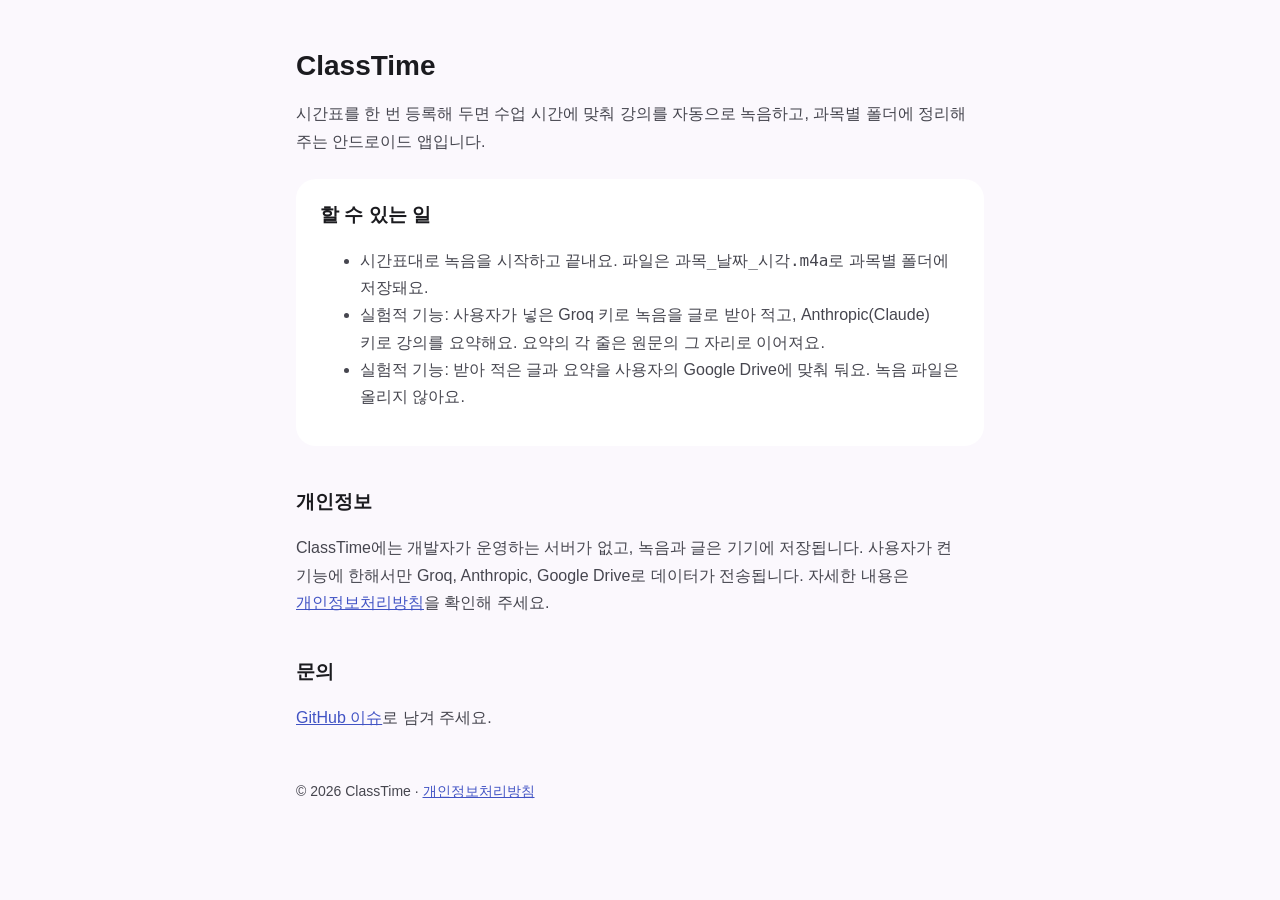
<file: docs/index.html>
<!doctype html>
<html lang="ko">
<head>
<meta charset="utf-8">
<meta name="viewport" content="width=device-width, initial-scale=1">
<title>ClassTime</title>
<meta name="description" content="시간표대로 강의를 자동 녹음하고 과목별로 정리하는 안드로이드 앱">
<link rel="stylesheet" href="style.css">
</head>
<body>
<main>
  <h1>ClassTime</h1>
  <p>시간표를 한 번 등록해 두면 수업 시간에 맞춰 강의를 자동으로 녹음하고, 과목별 폴더에 정리해 주는 안드로이드 앱입니다.</p>

  <div class="card">
    <h2 style="margin-top:0">할 수 있는 일</h2>
    <ul>
      <li>시간표대로 녹음을 시작하고 끝내요. 파일은 <code>과목_날짜_시각.m4a</code>로 과목별 폴더에 저장돼요.</li>
      <li>실험적 기능: 사용자가 넣은 Groq 키로 녹음을 글로 받아 적고, Anthropic(Claude) 키로 강의를 요약해요. 요약의 각 줄은 원문의 그 자리로 이어져요.</li>
      <li>실험적 기능: 받아 적은 글과 요약을 사용자의 Google Drive에 맞춰 둬요. 녹음 파일은 올리지 않아요.</li>
    </ul>
  </div>

  <h2>개인정보</h2>
  <p>ClassTime에는 개발자가 운영하는 서버가 없고, 녹음과 글은 기기에 저장됩니다. 사용자가 켠 기능에 한해서만 Groq, Anthropic, Google Drive로 데이터가 전송됩니다. 자세한 내용은 <a href="privacy.html">개인정보처리방침</a>을 확인해 주세요.</p>

  <h2>문의</h2>
  <p><a href="https://github.com/iruki-dev/ClassTime/issues">GitHub 이슈</a>로 남겨 주세요.</p>

  <footer>© 2026 ClassTime · <a href="privacy.html">개인정보처리방침</a></footer>
</main>
</body>
</html>
</file>
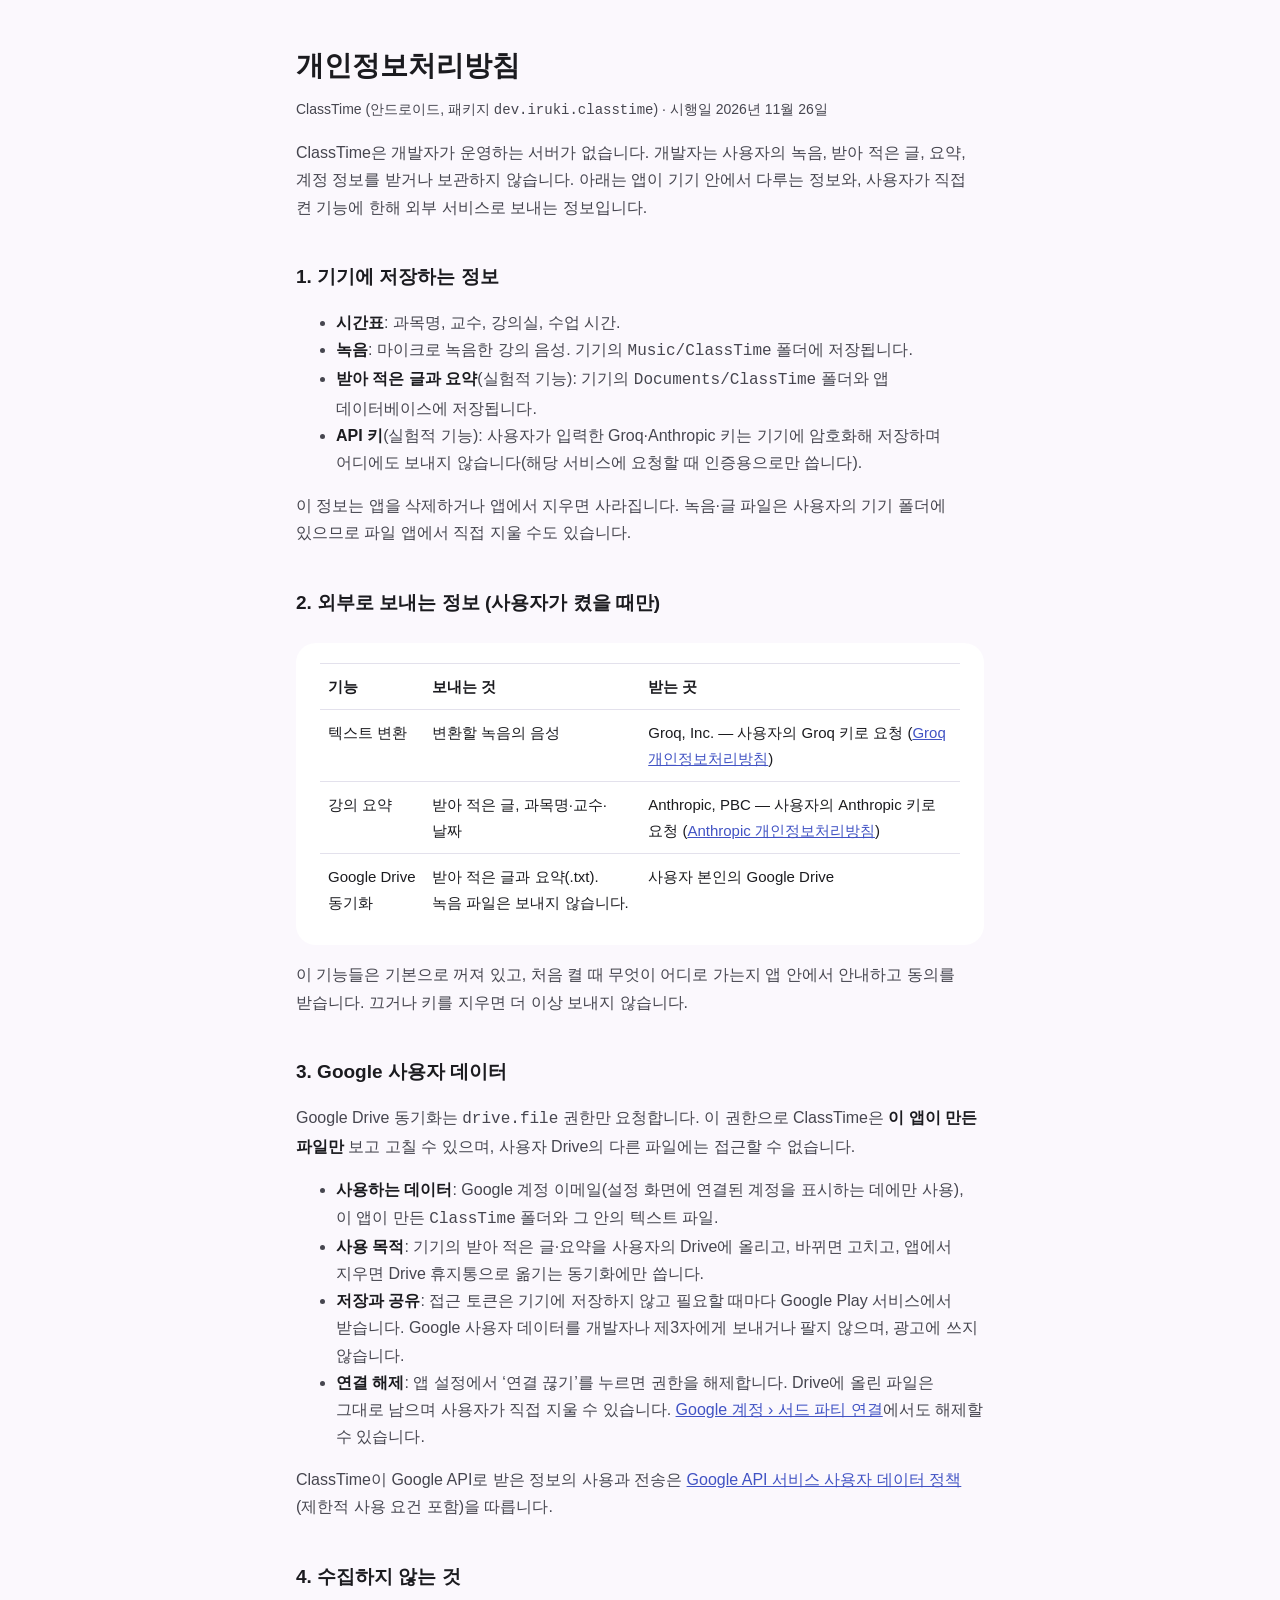
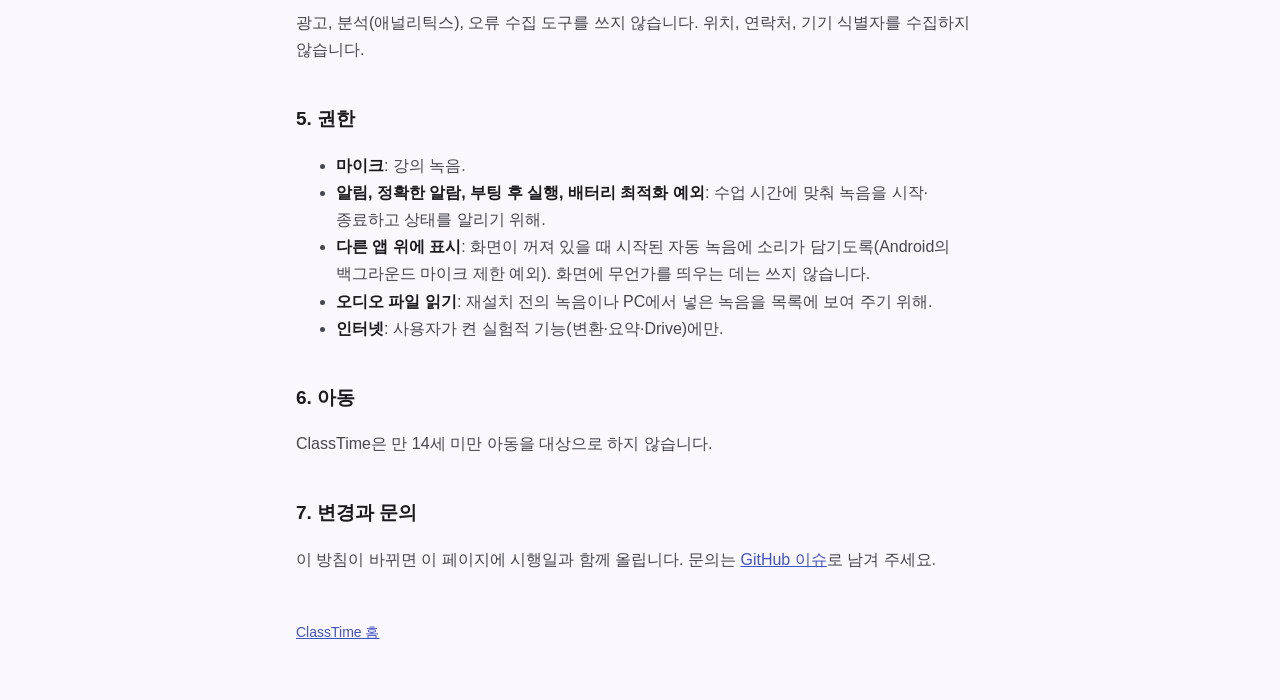
<file: docs/privacy.html>
<!doctype html>
<html lang="ko">
<head>
<meta charset="utf-8">
<meta name="viewport" content="width=device-width, initial-scale=1">
<title>ClassTime 개인정보처리방침</title>
<link rel="stylesheet" href="style.css">
</head>
<body>
<main>
  <h1>개인정보처리방침</h1>
  <p class="meta">ClassTime (안드로이드, 패키지 <code>dev.iruki.classtime</code>) · 시행일 2026년 11월 26일</p>

  <p>ClassTime은 개발자가 운영하는 서버가 없습니다. 개발자는 사용자의 녹음, 받아 적은 글, 요약, 계정 정보를 받거나 보관하지 않습니다. 아래는 앱이 기기 안에서 다루는 정보와, 사용자가 직접 켠 기능에 한해 외부 서비스로 보내는 정보입니다.</p>

  <h2>1. 기기에 저장하는 정보</h2>
  <ul>
    <li><strong>시간표</strong>: 과목명, 교수, 강의실, 수업 시간.</li>
    <li><strong>녹음</strong>: 마이크로 녹음한 강의 음성. 기기의 <code>Music/ClassTime</code> 폴더에 저장됩니다.</li>
    <li><strong>받아 적은 글과 요약</strong>(실험적 기능): 기기의 <code>Documents/ClassTime</code> 폴더와 앱 데이터베이스에 저장됩니다.</li>
    <li><strong>API 키</strong>(실험적 기능): 사용자가 입력한 Groq·Anthropic 키는 기기에 암호화해 저장하며 어디에도 보내지 않습니다(해당 서비스에 요청할 때 인증용으로만 씁니다).</li>
  </ul>
  <p>이 정보는 앱을 삭제하거나 앱에서 지우면 사라집니다. 녹음·글 파일은 사용자의 기기 폴더에 있으므로 파일 앱에서 직접 지울 수도 있습니다.</p>

  <h2>2. 외부로 보내는 정보 (사용자가 켰을 때만)</h2>
  <div class="card">
  <table>
    <tr><th>기능</th><th>보내는 것</th><th>받는 곳</th></tr>
    <tr><td>텍스트 변환</td><td>변환할 녹음의 음성</td><td>Groq, Inc. — 사용자의 Groq 키로 요청 (<a href="https://groq.com/privacy-policy/">Groq 개인정보처리방침</a>)</td></tr>
    <tr><td>강의 요약</td><td>받아 적은 글, 과목명·교수·날짜</td><td>Anthropic, PBC — 사용자의 Anthropic 키로 요청 (<a href="https://www.anthropic.com/legal/privacy">Anthropic 개인정보처리방침</a>)</td></tr>
    <tr><td>Google Drive 동기화</td><td>받아 적은 글과 요약(.txt). 녹음 파일은 보내지 않습니다.</td><td>사용자 본인의 Google Drive</td></tr>
  </table>
  </div>
  <p>이 기능들은 기본으로 꺼져 있고, 처음 켤 때 무엇이 어디로 가는지 앱 안에서 안내하고 동의를 받습니다. 끄거나 키를 지우면 더 이상 보내지 않습니다.</p>

  <h2>3. Google 사용자 데이터</h2>
  <p>Google Drive 동기화는 <code>drive.file</code> 권한만 요청합니다. 이 권한으로 ClassTime은 <strong>이 앱이 만든 파일만</strong> 보고 고칠 수 있으며, 사용자 Drive의 다른 파일에는 접근할 수 없습니다.</p>
  <ul>
    <li><strong>사용하는 데이터</strong>: Google 계정 이메일(설정 화면에 연결된 계정을 표시하는 데에만 사용), 이 앱이 만든 <code>ClassTime</code> 폴더와 그 안의 텍스트 파일.</li>
    <li><strong>사용 목적</strong>: 기기의 받아 적은 글·요약을 사용자의 Drive에 올리고, 바뀌면 고치고, 앱에서 지우면 Drive 휴지통으로 옮기는 동기화에만 씁니다.</li>
    <li><strong>저장과 공유</strong>: 접근 토큰은 기기에 저장하지 않고 필요할 때마다 Google Play 서비스에서 받습니다. Google 사용자 데이터를 개발자나 제3자에게 보내거나 팔지 않으며, 광고에 쓰지 않습니다.</li>
    <li><strong>연결 해제</strong>: 앱 설정에서 ‘연결 끊기’를 누르면 권한을 해제합니다. Drive에 올린 파일은 그대로 남으며 사용자가 직접 지울 수 있습니다. <a href="https://myaccount.google.com/permissions">Google 계정 › 서드 파티 연결</a>에서도 해제할 수 있습니다.</li>
  </ul>
  <p>ClassTime이 Google API로 받은 정보의 사용과 전송은 <a href="https://developers.google.com/terms/api-services-user-data-policy">Google API 서비스 사용자 데이터 정책</a>(제한적 사용 요건 포함)을 따릅니다.</p>

  <h2>4. 수집하지 않는 것</h2>
  <p>광고, 분석(애널리틱스), 오류 수집 도구를 쓰지 않습니다. 위치, 연락처, 기기 식별자를 수집하지 않습니다.</p>

  <h2>5. 권한</h2>
  <ul>
    <li><strong>마이크</strong>: 강의 녹음.</li>
    <li><strong>알림, 정확한 알람, 부팅 후 실행, 배터리 최적화 예외</strong>: 수업 시간에 맞춰 녹음을 시작·종료하고 상태를 알리기 위해.</li>
    <li><strong>다른 앱 위에 표시</strong>: 화면이 꺼져 있을 때 시작된 자동 녹음에 소리가 담기도록(Android의 백그라운드 마이크 제한 예외). 화면에 무언가를 띄우는 데는 쓰지 않습니다.</li>
    <li><strong>오디오 파일 읽기</strong>: 재설치 전의 녹음이나 PC에서 넣은 녹음을 목록에 보여 주기 위해.</li>
    <li><strong>인터넷</strong>: 사용자가 켠 실험적 기능(변환·요약·Drive)에만.</li>
  </ul>

  <h2>6. 아동</h2>
  <p>ClassTime은 만 14세 미만 아동을 대상으로 하지 않습니다.</p>

  <h2>7. 변경과 문의</h2>
  <p>이 방침이 바뀌면 이 페이지에 시행일과 함께 올립니다. 문의는 <a href="https://github.com/iruki-dev/ClassTime/issues">GitHub 이슈</a>로 남겨 주세요.</p>

  <footer><a href="./">ClassTime 홈</a></footer>
</main>
</body>
</html>
</file>
<file: docs/style.css>
:root{--bg:#FBF8FD;--card:#FFFFFF;--fg:#1B1B1F;--sub:#46464F;--line:#E3E1EC;--primary:#4153C4;color-scheme:light dark}
@media (prefers-color-scheme:dark){:root{--bg:#131316;--card:#1F1F23;--fg:#E4E1E6;--sub:#C7C5D0;--line:#46464F;--primary:#BBC3FF}}
*{box-sizing:border-box}
body{margin:0;background:var(--bg);color:var(--fg);font:16px/1.7 -apple-system,BlinkMacSystemFont,"Apple SD Gothic Neo","Noto Sans KR",Roboto,sans-serif;word-break:keep-all}
main{max-width:720px;margin:0 auto;padding:48px 16px 64px}
h1{font-size:28px;line-height:1.3;margin:0 0 8px}
h2{font-size:19px;margin:40px 0 8px}
p,li{color:var(--sub)}
strong{color:var(--fg)}
a{color:var(--primary)}
.card{background:var(--card);border-radius:20px;padding:20px 24px;margin-top:24px}
.meta{font-size:14px;color:var(--sub)}
table{width:100%;border-collapse:collapse;font-size:15px}
th,td{text-align:left;vertical-align:top;padding:10px 8px;border-top:1px solid var(--line)}
th{color:var(--fg);font-weight:600;white-space:nowrap}
footer{margin-top:48px;font-size:14px;color:var(--sub)}
</file>
